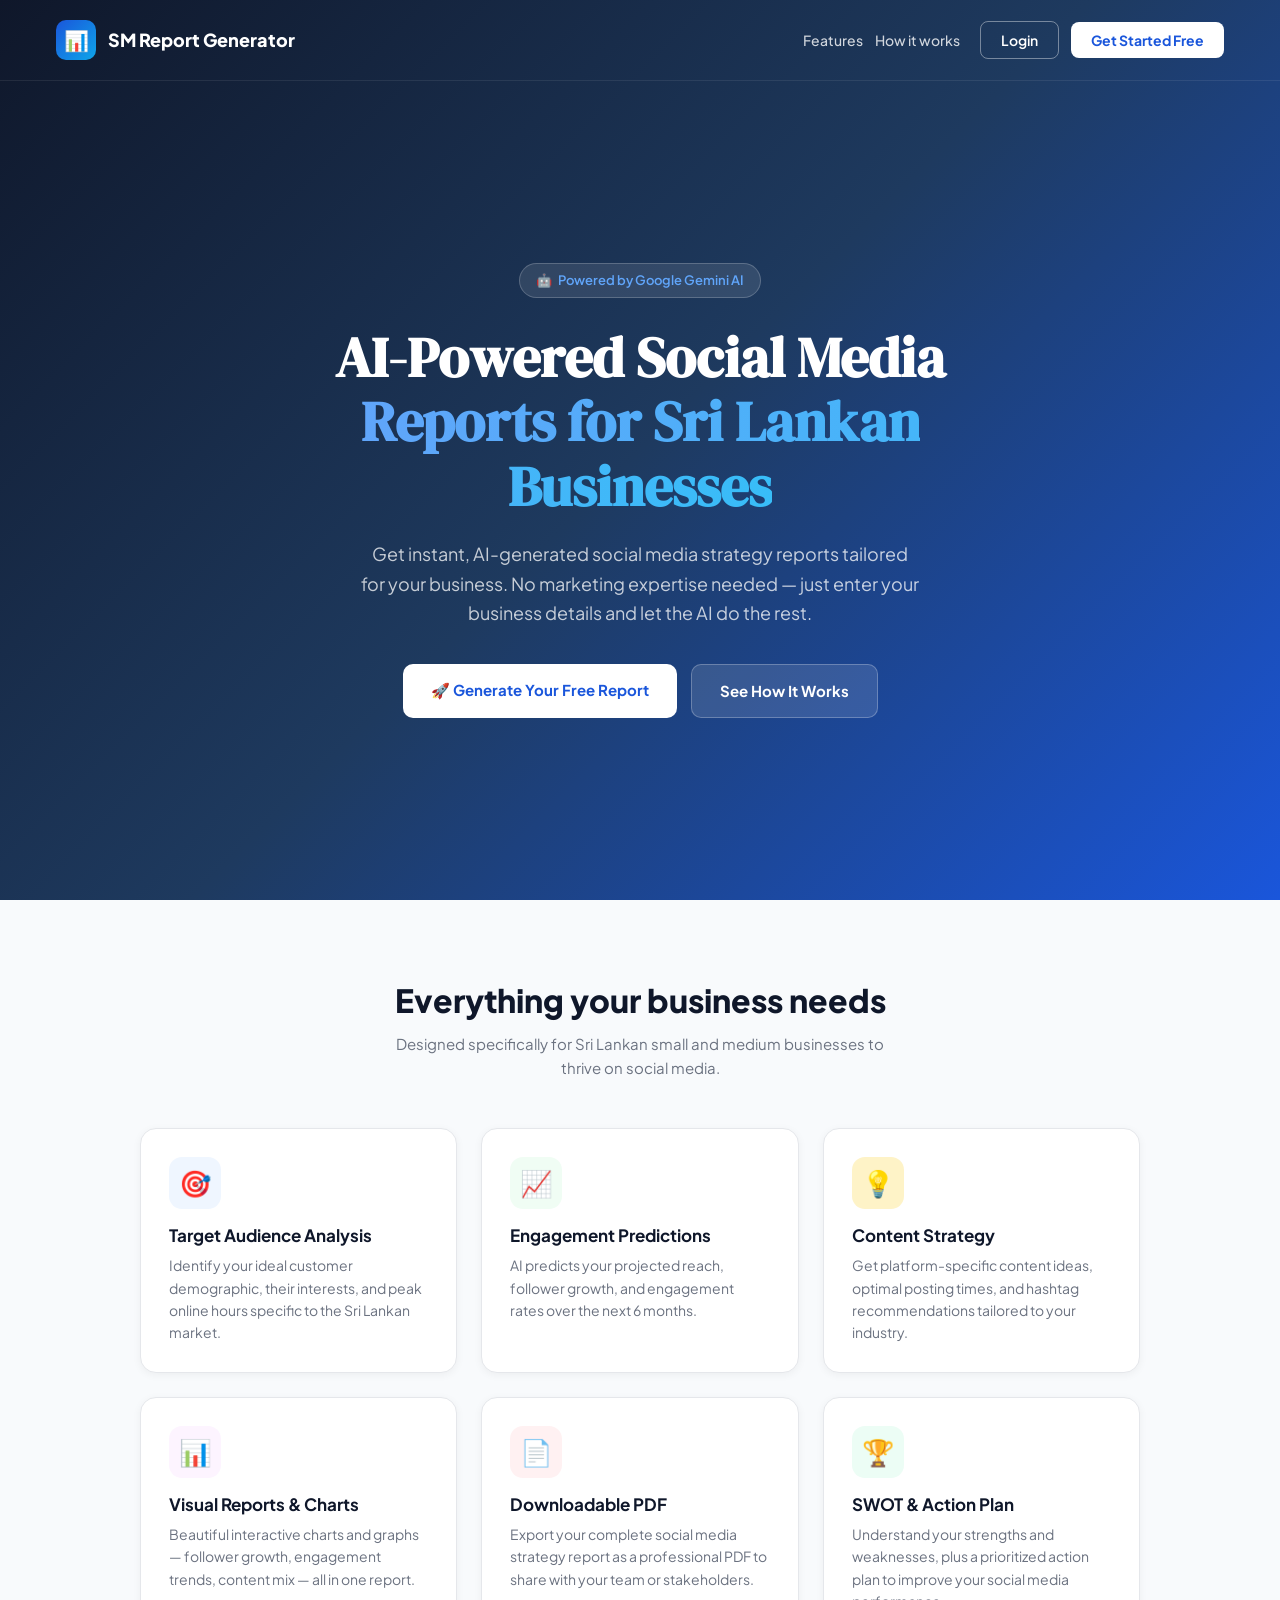
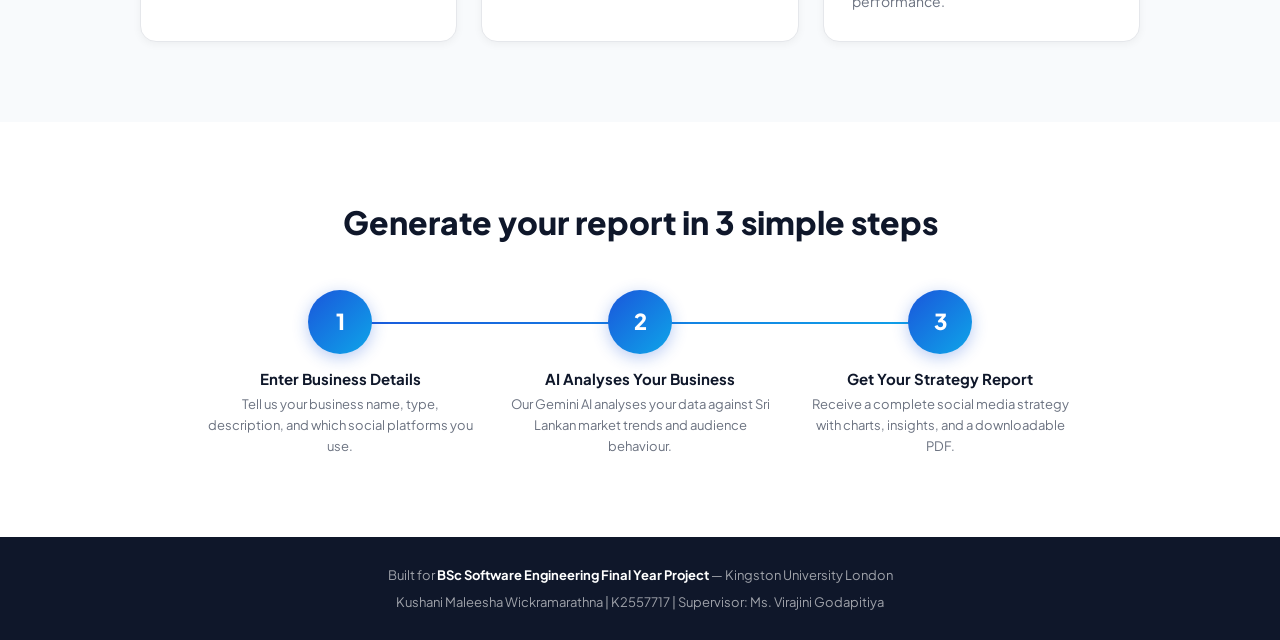
<file: frontend/index.html>
<!DOCTYPE html>
<html lang="en">
<head>
  <meta charset="UTF-8">
  <meta name="viewport" content="width=device-width, initial-scale=1.0">
  <title>SM Report Generator — AI-Based Social Media Analytics for Sri Lankan Businesses</title>
  <link rel="stylesheet" href="css/main.css">
  <style>
    /* ── Landing page specific ── */
    * { box-sizing: border-box; margin: 0; padding: 0; }
    body { font-family: 'Plus Jakarta Sans', sans-serif; }

    .hero {
      background: linear-gradient(135deg, #0f172a 0%, #1e3a5f 50%, #1a56db 100%);
      min-height: 100vh;
      display: flex;
      flex-direction: column;
    }
    .lp-nav {
      display: flex; align-items: center;
      padding: 20px 56px;
      border-bottom: 1px solid rgba(255,255,255,.08);
    }
    .lp-logo {
      display: flex; align-items: center; gap: 12px;
      font-size: 18px; font-weight: 800; color: #fff; text-decoration: none;
    }
    .lp-logo-icon {
      width: 40px; height: 40px;
      background: linear-gradient(135deg, #1a56db, #0ea5e9);
      border-radius: 10px;
      display: flex; align-items: center; justify-content: center;
      font-size: 20px;
    }
    .lp-nav-links {
      margin-left: auto;
      display: flex; gap: 12px; align-items: center;
    }
    .lp-nav-links a { color: rgba(255,255,255,.8); text-decoration: none; font-size: 14px; font-weight: 500; }
    .lp-nav-links a:hover { color: #fff; }

    .hero-content {
      flex: 1;
      display: flex;
      flex-direction: column;
      align-items: center;
      justify-content: center;
      text-align: center;
      padding: 60px 24px;
      color: #fff;
    }
    .hero-badge {
      display: inline-flex; align-items: center; gap: 6px;
      background: rgba(255,255,255,.1);
      border: 1px solid rgba(255,255,255,.2);
      padding: 6px 16px;
      border-radius: 999px;
      font-size: 13px;
      font-weight: 600;
      margin-bottom: 28px;
    }
    .hero-badge span { color: #60a5fa; }
    .hero-title {
      font-size: clamp(32px, 5vw, 56px);
      font-weight: 800;
      line-height: 1.15;
      max-width: 760px;
      margin-bottom: 20px;
      font-family: 'DM Serif Display', serif;
    }
    .hero-title .highlight {
      background: linear-gradient(90deg, #60a5fa, #38bdf8);
      -webkit-background-clip: text;
      -webkit-text-fill-color: transparent;
      background-clip: text;
    }
    .hero-sub {
      font-size: 18px;
      opacity: .75;
      max-width: 560px;
      line-height: 1.65;
      margin-bottom: 36px;
    }
    .hero-cta { display: flex; gap: 14px; flex-wrap: wrap; justify-content: center; }
    .hero-cta a { font-size: 15px; padding: 14px 28px; border-radius: 10px; font-weight: 700; text-decoration: none; transition: all .2s; }
    .cta-primary { background: #fff; color: #1a56db; }
    .cta-primary:hover { background: #eff6ff; transform: translateY(-2px); }
    .cta-secondary { background: rgba(255,255,255,.12); color: #fff; border: 1.5px solid rgba(255,255,255,.25); }
    .cta-secondary:hover { background: rgba(255,255,255,.2); }

    /* Features */
    .features-section {
      background: #f8fafc;
      padding: 80px 56px;
    }
    .features-section h2 {
      text-align: center;
      font-size: 32px;
      font-weight: 800;
      margin-bottom: 12px;
    }
    .features-section .sub {
      text-align: center;
      font-size: 15px;
      color: #6b7280;
      max-width: 520px;
      margin: 0 auto 48px;
    }
    .features-grid {
      display: grid;
      grid-template-columns: repeat(3, 1fr);
      gap: 24px;
      max-width: 1000px;
      margin: 0 auto;
    }
    .feature-card {
      background: #fff;
      border: 1px solid #e5e7eb;
      border-radius: 16px;
      padding: 28px;
      box-shadow: 0 2px 8px rgba(0,0,0,.05);
      transition: transform .2s, box-shadow .2s;
    }
    .feature-card:hover { transform: translateY(-4px); box-shadow: 0 8px 24px rgba(0,0,0,.1); }
    .feature-icon {
      width: 52px; height: 52px;
      border-radius: 13px;
      display: flex; align-items: center; justify-content: center;
      font-size: 26px;
      margin-bottom: 16px;
    }
    .feature-card h3 { font-size: 17px; font-weight: 700; margin-bottom: 8px; }
    .feature-card p  { font-size: 14px; color: #6b7280; line-height: 1.6; }

    /* How it works */
    .how-section { padding: 80px 56px; background: #fff; }
    .how-section h2 { text-align: center; font-size: 32px; font-weight: 800; margin-bottom: 48px; }
    .how-steps {
      display: flex;
      gap: 0;
      max-width: 900px;
      margin: 0 auto;
      position: relative;
    }
    .how-steps::before {
      content: '';
      position: absolute;
      top: 32px;
      left: 15%;
      width: 70%;
      height: 2px;
      background: linear-gradient(90deg, #1a56db, #0ea5e9);
    }
    .how-step {
      flex: 1;
      text-align: center;
      padding: 0 16px;
      position: relative;
      z-index: 1;
    }
    .how-step-num {
      width: 64px; height: 64px;
      border-radius: 50%;
      background: linear-gradient(135deg, #1a56db, #0ea5e9);
      color: #fff;
      display: flex; align-items: center; justify-content: center;
      font-size: 22px;
      font-weight: 800;
      margin: 0 auto 16px;
      box-shadow: 0 4px 16px rgba(26,86,219,.3);
    }
    .how-step h3 { font-size: 15px; font-weight: 700; margin-bottom: 6px; }
    .how-step p  { font-size: 13px; color: #6b7280; }

    /* Footer */
    footer {
      background: #0f172a;
      color: rgba(255,255,255,.6);
      text-align: center;
      padding: 28px;
      font-size: 13px;
    }
    footer strong { color: #fff; }

    @media(max-width: 768px) {
      .lp-nav { padding: 16px 20px; }
      .features-section, .how-section { padding: 48px 20px; }
      .features-grid { grid-template-columns: 1fr; }
      .how-steps { flex-direction: column; gap: 28px; }
      .how-steps::before { display: none; }
    }
  </style>
</head>
<body>

<div class="hero">
  <nav class="lp-nav">
    <a href="/" class="lp-logo">
      <div class="lp-logo-icon">📊</div>
      SM Report Generator
    </a>
    <div class="lp-nav-links">
      <a href="#features">Features</a>
      <a href="#how">How it works</a>
      <a href="login.html" style="margin-left:8px;">
        <button style="padding:9px 20px;background:transparent;border:1.5px solid rgba(255,255,255,.4);color:#fff;border-radius:8px;font-size:14px;font-weight:600;cursor:pointer;font-family:inherit;">Login</button>
      </a>
      <a href="register.html">
        <button style="padding:9px 20px;background:#fff;border:none;color:#1a56db;border-radius:8px;font-size:14px;font-weight:700;cursor:pointer;font-family:inherit;">Get Started Free</button>
      </a>
    </div>
  </nav>

  <div class="hero-content">
    <div class="hero-badge">
      <span>🤖</span>
      <span>Powered by Google Gemini AI</span>
    </div>
    <h1 class="hero-title">
      AI-Powered Social Media<br>
      <span class="highlight">Reports for Sri Lankan Businesses</span>
    </h1>
    <p class="hero-sub">
      Get instant, AI-generated social media strategy reports tailored for your business.
      No marketing expertise needed — just enter your business details and let the AI do the rest.
    </p>
    <div class="hero-cta">
      <a href="register.html" class="cta-primary">🚀 Generate Your Free Report</a>
      <a href="#how" class="cta-secondary">See How It Works</a>
    </div>
  </div>
</div>

<!-- Features -->
<section class="features-section" id="features">
  <h2>Everything your business needs</h2>
  <p class="sub">Designed specifically for Sri Lankan small and medium businesses to thrive on social media.</p>

  <div class="features-grid">
    <div class="feature-card">
      <div class="feature-icon" style="background:#eff6ff;">🎯</div>
      <h3>Target Audience Analysis</h3>
      <p>Identify your ideal customer demographic, their interests, and peak online hours specific to the Sri Lankan market.</p>
    </div>
    <div class="feature-card">
      <div class="feature-icon" style="background:#f0fdf4;">📈</div>
      <h3>Engagement Predictions</h3>
      <p>AI predicts your projected reach, follower growth, and engagement rates over the next 6 months.</p>
    </div>
    <div class="feature-card">
      <div class="feature-icon" style="background:#fef3c7;">💡</div>
      <h3>Content Strategy</h3>
      <p>Get platform-specific content ideas, optimal posting times, and hashtag recommendations tailored to your industry.</p>
    </div>
    <div class="feature-card">
      <div class="feature-icon" style="background:#fdf4ff;">📊</div>
      <h3>Visual Reports & Charts</h3>
      <p>Beautiful interactive charts and graphs — follower growth, engagement trends, content mix — all in one report.</p>
    </div>
    <div class="feature-card">
      <div class="feature-icon" style="background:#fff1f2;">📄</div>
      <h3>Downloadable PDF</h3>
      <p>Export your complete social media strategy report as a professional PDF to share with your team or stakeholders.</p>
    </div>
    <div class="feature-card">
      <div class="feature-icon" style="background:#ecfdf5;">🏆</div>
      <h3>SWOT & Action Plan</h3>
      <p>Understand your strengths and weaknesses, plus a prioritized action plan to improve your social media performance.</p>
    </div>
  </div>
</section>

<!-- How it works -->
<section class="how-section" id="how">
  <h2>Generate your report in 3 simple steps</h2>
  <div class="how-steps">
    <div class="how-step">
      <div class="how-step-num">1</div>
      <h3>Enter Business Details</h3>
      <p>Tell us your business name, type, description, and which social platforms you use.</p>
    </div>
    <div class="how-step">
      <div class="how-step-num">2</div>
      <h3>AI Analyses Your Business</h3>
      <p>Our Gemini AI analyses your data against Sri Lankan market trends and audience behaviour.</p>
    </div>
    <div class="how-step">
      <div class="how-step-num">3</div>
      <h3>Get Your Strategy Report</h3>
      <p>Receive a complete social media strategy with charts, insights, and a downloadable PDF.</p>
    </div>
  </div>
</section>

<footer>
  <p>Built for <strong>BSc Software Engineering Final Year Project</strong> — Kingston University London</p>
  <p style="margin-top:6px;">Kushani Maleesha Wickramarathna | K2557717 | Supervisor: Ms. Virajini Godapitiya</p>
</footer>

</body>
</html>
</file>
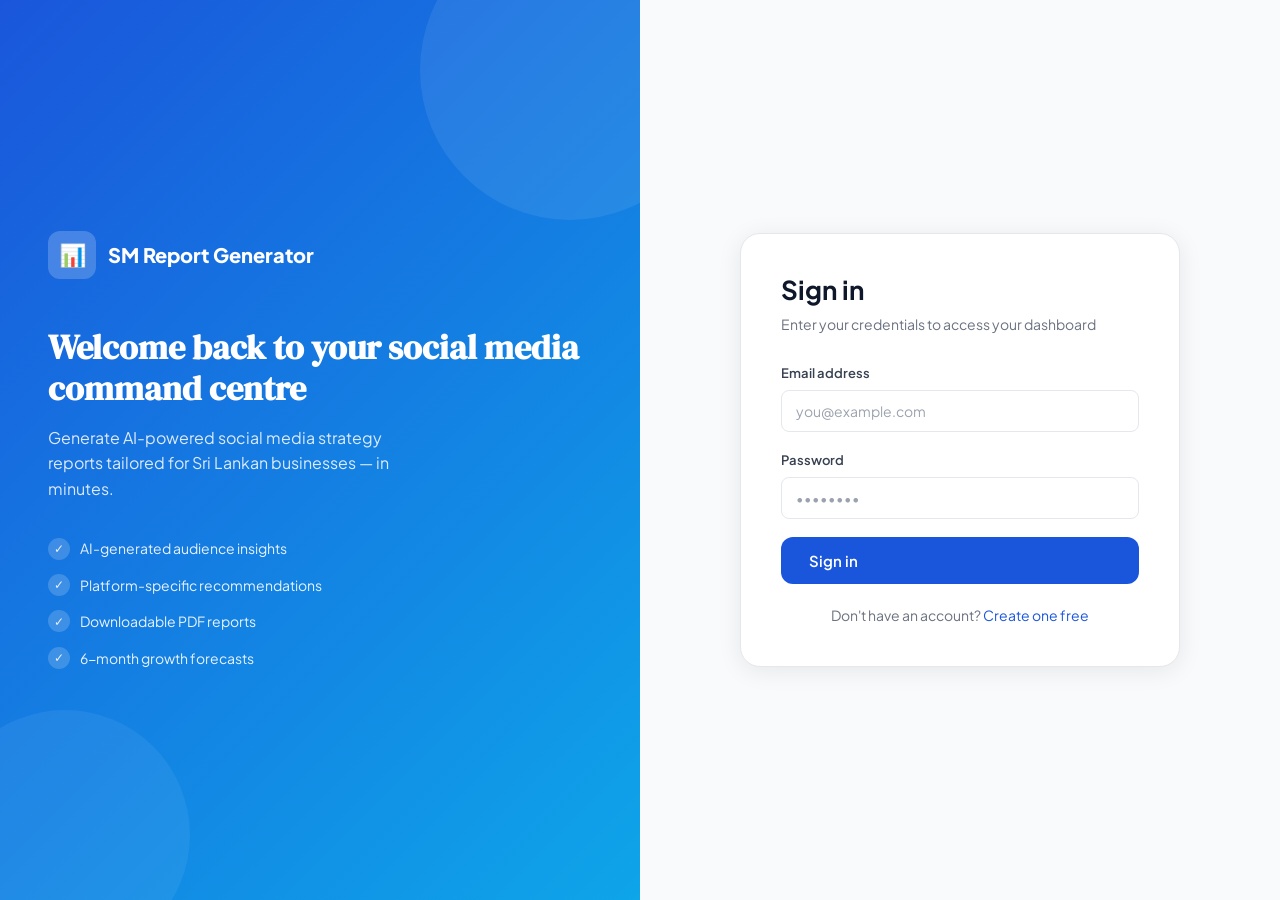
<file: frontend/dashboard.html>
<!DOCTYPE html>
<html lang="en">
<head>
  <meta charset="UTF-8">
  <meta name="viewport" content="width=device-width, initial-scale=1.0">
  <title>Dashboard — SM Report Generator</title>
  <link rel="stylesheet" href="css/main.css">
  <link rel="stylesheet" href="css/dashboard.css">
</head>
<body>

<!-- Navbar -->
<nav class="navbar">
  <a href="dashboard.html" class="navbar-brand">
    <div class="logo-icon">📊</div>
    SM Report Generator
  </a>
  <ul class="navbar-nav">
    <li><span id="navUserName" style="font-size:14px;color:#374151;font-weight:500;"></span></li>
    <li><button class="btn btn-ghost btn-sm" onclick="logout()">Sign out</button></li>
  </ul>
</nav>

<!-- Layout -->
<div class="dash-layout">

  <!-- Sidebar -->
  <aside class="sidebar">
    <div class="sidebar-section">
      <div class="sidebar-label">Menu</div>
      <a href="dashboard.html" class="sidebar-link active">
        <span class="icon">🏠</span> Dashboard
      </a>
      <a href="input.html" class="sidebar-link">
        <span class="icon">➕</span> New Report
      </a>
    </div>
    <div class="sidebar-section" style="margin-top:16px;">
      <div class="sidebar-label">Account</div>
      <a href="#" class="sidebar-link" onclick="logout()">
        <span class="icon">🚪</span> Sign out
      </a>
    </div>
  </aside>

  <!-- Main -->
  <main class="dash-main">

    <!-- Welcome banner -->
    <div class="welcome-banner">
      <h2 id="welcomeMsg">Welcome back! 👋</h2>
      <p>Generate AI-powered social media reports for your Sri Lankan business</p>
    </div>

    <!-- Stats row -->
    <div class="grid-4" style="margin-bottom:28px;" id="statsRow">
      <div class="stat-card">
        <div class="stat-icon" style="background:#eff6ff;">📋</div>
        <div class="stat-value" id="statReports">0</div>
        <div class="stat-label">Total Reports</div>
      </div>
      <div class="stat-card">
        <div class="stat-icon" style="background:#f0fdf4;">🏢</div>
        <div class="stat-value" id="statBusinesses">0</div>
        <div class="stat-label">Businesses Added</div>
      </div>
      <div class="stat-card">
        <div class="stat-icon" style="background:#fef3c7;">🤖</div>
        <div class="stat-value">AI</div>
        <div class="stat-label">Powered by Gemini</div>
      </div>
      <div class="stat-card">
        <div class="stat-icon" style="background:#fdf4ff;">🇱🇰</div>
        <div class="stat-value">SL</div>
        <div class="stat-label">Sri Lanka Focused</div>
      </div>
    </div>

    <!-- Quick action -->
    <div style="display:flex;align-items:center;justify-content:space-between;margin-bottom:16px;">
      <h3 class="section-title">Recent Reports</h3>
      <a href="input.html" class="btn btn-primary btn-sm">➕ New Report</a>
    </div>

    <!-- Reports list -->
    <div id="reportsList">
      <div style="text-align:center;padding:40px;">
        <div class="spinner spinner-dark" style="margin:0 auto;"></div>
        <p style="margin-top:12px;color:#9ca3af;font-size:14px;">Loading reports…</p>
      </div>
    </div>

  </main>
</div>

<div id="toast"></div>

<script src="js/api.js"></script>
<script src="js/dashboard.js"></script>
</body>
</html>
</file>
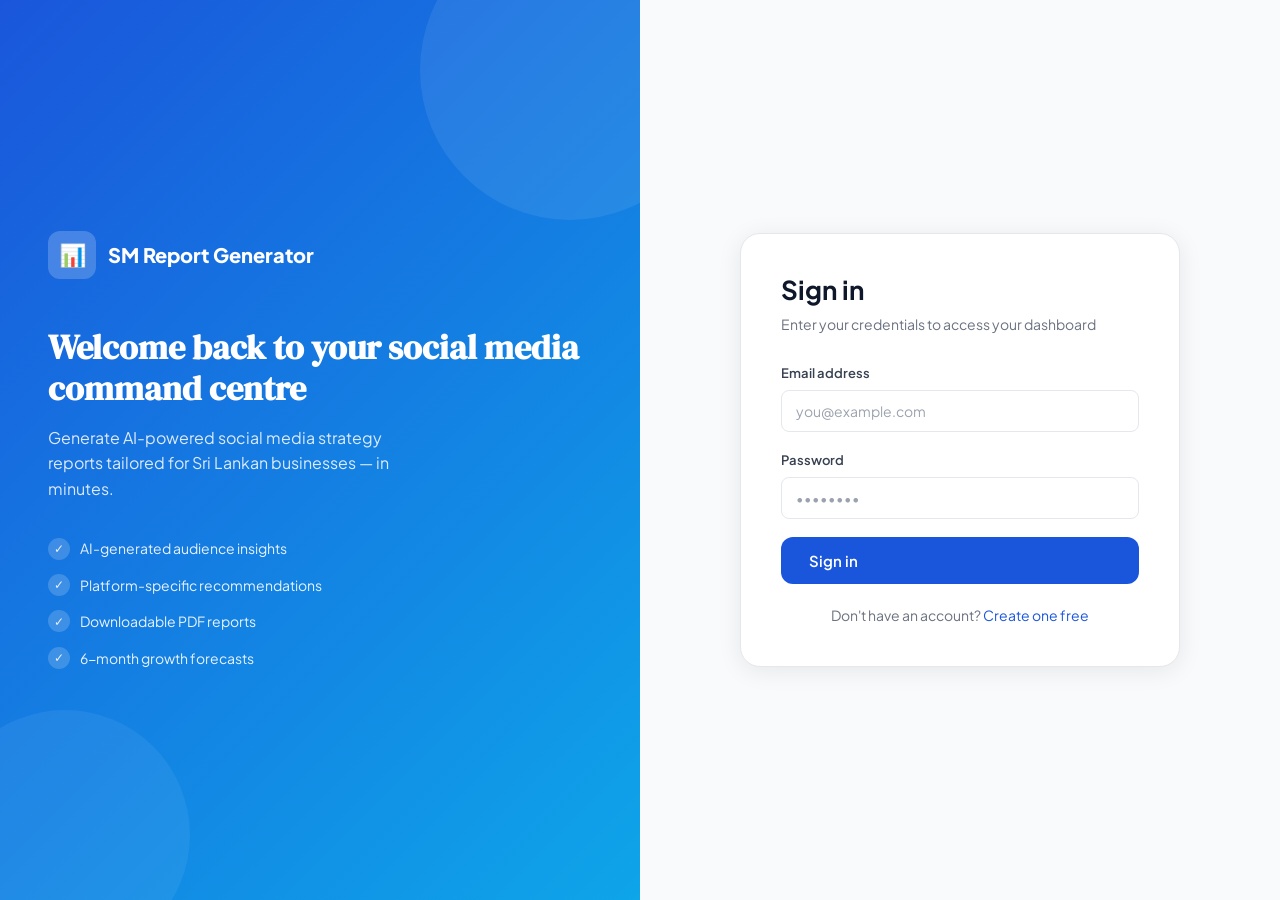
<file: frontend/input.html>
<!DOCTYPE html>
<html lang="en">
<head>
  <meta charset="UTF-8">
  <meta name="viewport" content="width=device-width, initial-scale=1.0">
  <title>New Report — SM Report Generator</title>
  <link rel="stylesheet" href="css/main.css">
  <link rel="stylesheet" href="css/input.css">
</head>
<body>

<!-- Navbar -->
<nav class="navbar">
  <a href="dashboard.html" class="navbar-brand">
    <div class="logo-icon">📊</div>
    SM Report Generator
  </a>
  <ul class="navbar-nav">
    <li><a href="dashboard.html" class="btn btn-ghost btn-sm">← Dashboard</a></li>
  </ul>
</nav>

<div class="input-page">
  <div class="input-container">

    <div class="input-header">
      <div class="step-badge">🤖 AI Report Generator</div>
      <h1>Tell us about your business</h1>
      <p>Fill in the details below and our AI will generate a complete social media strategy report for you</p>
    </div>

    <!-- Step progress -->
    <div class="step-progress">
      <div class="step-item active" id="stepDot1">
        <div class="step-dot">1</div>
        <div class="step-dot-label">Business Info</div>
      </div>
      <div class="step-item" id="stepDot2">
        <div class="step-dot">2</div>
        <div class="step-dot-label">Platforms</div>
      </div>
      <div class="step-item" id="stepDot3">
        <div class="step-dot">3</div>
        <div class="step-dot-label">Details</div>
      </div>
    </div>

    <div id="formAlert" class="alert alert-error hidden"></div>

    <div class="form-card">

      <!-- Step 1: Business Info -->
      <div class="form-section active" id="step1">
        <div class="form-section-title">
          <div class="step-num">1</div>
          Basic Business Information
        </div>

        <div class="form-group">
          <label class="form-label">Business Name *</label>
          <input type="text" id="businessName" class="form-control" placeholder="e.g. Maleesha Fashion Boutique">
        </div>

        <div class="grid-2">
          <div class="form-group">
            <label class="form-label">Business Type / Industry *</label>
            <select id="businessType" class="form-control">
              <option value="">Select industry…</option>
              <option>Retail & Fashion</option>
              <option>Food & Beverage</option>
              <option>Beauty & Wellness</option>
              <option>Technology & IT</option>
              <option>Education & Training</option>
              <option>Healthcare</option>
              <option>Travel & Tourism</option>
              <option>Construction & Real Estate</option>
              <option>Agriculture & Farming</option>
              <option>Manufacturing</option>
              <option>Financial Services</option>
              <option>Automotive</option>
              <option>Entertainment & Events</option>
              <option>NGO / Non-Profit</option>
              <option>Other</option>
            </select>
          </div>
          <div class="form-group">
            <label class="form-label">Target Province</label>
            <select id="targetProvince" class="form-control">
              <option value="">All Sri Lanka</option>
              <option>Western Province</option>
              <option>Central Province</option>
              <option>Southern Province</option>
              <option>Northern Province</option>
              <option>Eastern Province</option>
              <option>North Western Province</option>
              <option>North Central Province</option>
              <option>Uva Province</option>
              <option>Sabaragamuwa Province</option>
            </select>
          </div>
        </div>

        <div class="form-group">
          <label class="form-label">Business Description *</label>
          <textarea id="businessDesc" class="form-control" rows="4"
            placeholder="Describe what your business does, what products/services you offer, and who your typical customers are. The more detail you provide, the better your AI report will be."></textarea>
        </div>

        <div class="form-nav">
          <div></div>
          <button class="btn btn-primary" onclick="goToStep(2)">Next: Choose Platforms →</button>
        </div>
      </div>

      <!-- Step 2: Platforms -->
      <div class="form-section" id="step2">
        <div class="form-section-title">
          <div class="step-num">2</div>
          Social Media Platforms
        </div>
        <p style="font-size:14px;color:#6b7280;margin-bottom:20px;">Select all platforms your business uses or plans to use:</p>

        <div class="platform-grid">
          <div>
            <input type="checkbox" class="platform-option" id="plFacebook" value="Facebook">
            <label for="plFacebook" class="platform-label">
              <span class="platform-icon">📘</span> Facebook
            </label>
          </div>
          <div>
            <input type="checkbox" class="platform-option" id="plInstagram" value="Instagram">
            <label for="plInstagram" class="platform-label">
              <span class="platform-icon">📸</span> Instagram
            </label>
          </div>
          <div>
            <input type="checkbox" class="platform-option" id="plTikTok" value="TikTok">
            <label for="plTikTok" class="platform-label">
              <span class="platform-icon">🎵</span> TikTok
            </label>
          </div>
          <div>
            <input type="checkbox" class="platform-option" id="plYouTube" value="YouTube">
            <label for="plYouTube" class="platform-label">
              <span class="platform-icon">▶️</span> YouTube
            </label>
          </div>
          <div>
            <input type="checkbox" class="platform-option" id="plTwitter" value="Twitter/X">
            <label for="plTwitter" class="platform-label">
              <span class="platform-icon">🐦</span> Twitter / X
            </label>
          </div>
          <div>
            <input type="checkbox" class="platform-option" id="plLinkedIn" value="LinkedIn">
            <label for="plLinkedIn" class="platform-label">
              <span class="platform-icon">💼</span> LinkedIn
            </label>
          </div>
        </div>

        <div class="form-nav">
          <button class="btn btn-ghost" onclick="goToStep(1)">← Back</button>
          <button class="btn btn-primary" onclick="goToStep(3)">Next: More Details →</button>
        </div>
      </div>

      <!-- Step 3: Extra details -->
      <div class="form-section" id="step3">
        <div class="form-section-title">
          <div class="step-num">3</div>
          Current Social Media Status
        </div>
        <p style="font-size:14px;color:#6b7280;margin-bottom:20px;">Help the AI understand your current situation for more accurate predictions:</p>

        <div class="form-group">
          <label class="form-label">Approximate Current Followers (across all platforms)</label>
          <input type="number" id="currentFollowers" class="form-control" placeholder="e.g. 500" min="0">
        </div>

        <div class="form-group">
          <label class="form-label">Business Location (City / District)</label>
          <input type="text" id="bizLocation" class="form-control" placeholder="e.g. Colombo 03, Sri Lanka">
        </div>

        <div style="background:#eff6ff;border:1px solid #bfdbfe;border-radius:10px;padding:16px;margin-bottom:8px;">
          <p style="font-size:13px;color:#1e40af;font-weight:600;margin-bottom:4px;">🤖 AI will generate for you:</p>
          <p style="font-size:13px;color:#1e40af;opacity:.85;">Target audience, content strategy, engagement predictions, posting schedule, SWOT analysis, action plan, and budget recommendations — all tailored for your business.</p>
        </div>

        <div class="form-nav">
          <button class="btn btn-ghost" onclick="goToStep(2)">← Back</button>
          <button class="btn btn-primary btn-lg" id="generateBtn" onclick="submitForm()">
            🤖 Generate AI Report
          </button>
        </div>
      </div>

    </div>
  </div>
</div>

<!-- Generating overlay -->
<div class="generating-overlay hidden" id="genOverlay">
  <div class="generating-box">
    <div class="ai-spinner"></div>
    <h3>Generating Your Report…</h3>
    <p id="genStatus">Analysing your business with Google Gemini AI…</p>
    <p style="font-size:12px;color:#9ca3af;margin-top:12px;">This may take 10–20 seconds</p>
  </div>
</div>

<script src="js/api.js"></script>
<script src="js/input.js"></script>
</body>
</html>
</file>
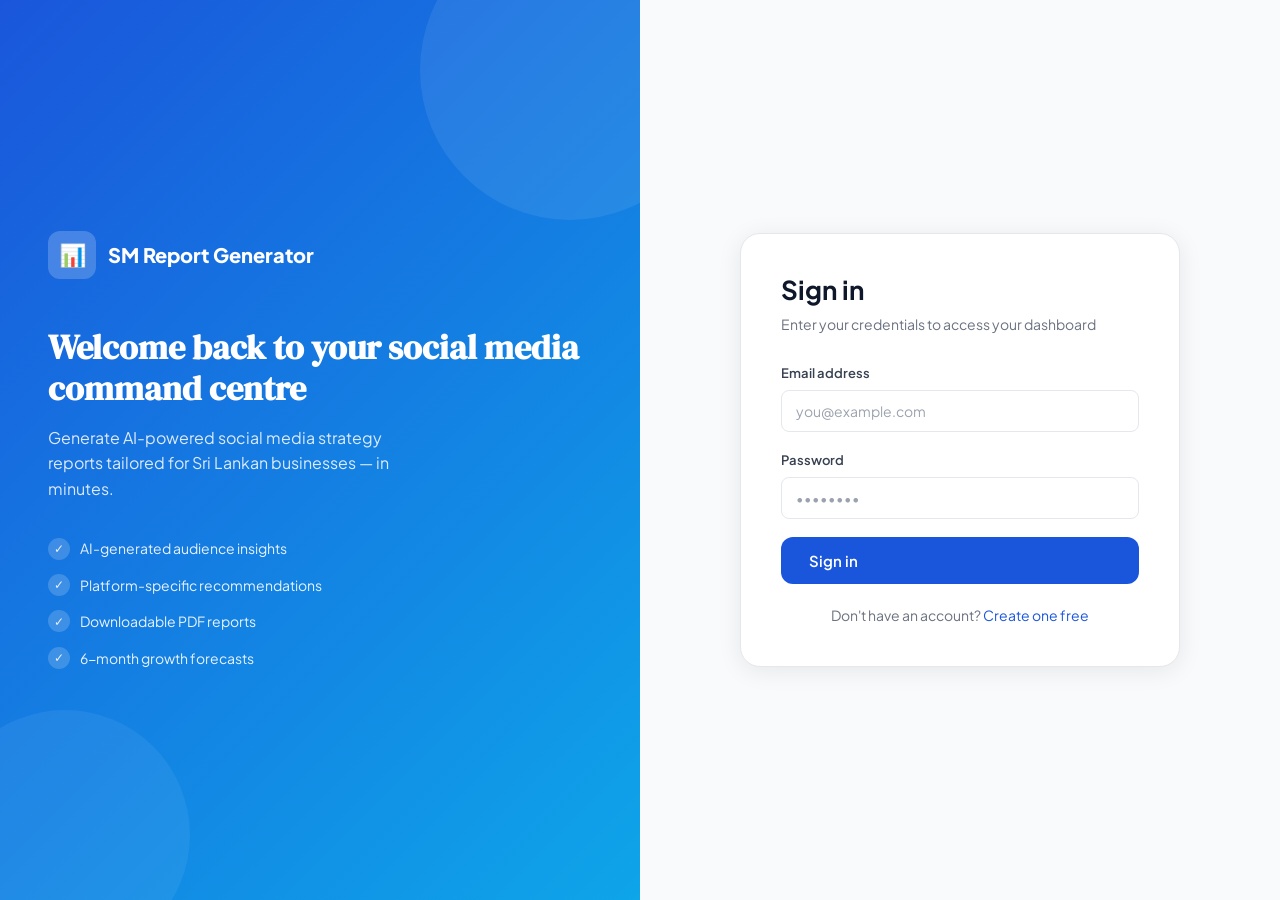
<file: frontend/login.html>
<!DOCTYPE html>
<html lang="en">
<head>
  <meta charset="UTF-8">
  <meta name="viewport" content="width=device-width, initial-scale=1.0">
  <title>Login — SM Report Generator</title>
  <link rel="stylesheet" href="css/main.css">
  <link rel="stylesheet" href="css/auth.css">
</head>
<body>
<div class="auth-page">

  <!-- Left panel -->
  <div class="auth-left">
    <div class="auth-left-content">
      <div class="auth-logo">
        <div class="auth-logo-icon">📊</div>
        <span class="auth-logo-text">SM Report Generator</span>
      </div>
      <h2 class="auth-tagline">Welcome back to your social media command centre</h2>
      <p class="auth-sub">Generate AI-powered social media strategy reports tailored for Sri Lankan businesses — in minutes.</p>
      <ul class="auth-features">
        <li><span class="check">✓</span> AI-generated audience insights</li>
        <li><span class="check">✓</span> Platform-specific recommendations</li>
        <li><span class="check">✓</span> Downloadable PDF reports</li>
        <li><span class="check">✓</span> 6-month growth forecasts</li>
      </ul>
    </div>
  </div>

  <!-- Right panel -->
  <div class="auth-right">
    <div class="auth-box">
      <h1>Sign in</h1>
      <p class="auth-desc">Enter your credentials to access your dashboard</p>

      <div id="loginAlert" class="alert alert-error hidden"></div>

      <div class="form-group">
        <label class="form-label">Email address</label>
        <input type="email" id="loginEmail" class="form-control" placeholder="you@example.com">
      </div>
      <div class="form-group">
        <label class="form-label">Password</label>
        <input type="password" id="loginPassword" class="form-control" placeholder="••••••••">
      </div>

      <button class="btn btn-primary btn-lg" style="width:100%" id="loginBtn" onclick="handleLogin()">
        Sign in
      </button>

      <div class="auth-switch">
        Don't have an account? <a href="register.html">Create one free</a>
      </div>
    </div>
  </div>

</div>

<script src="js/api.js"></script>
<script src="js/auth.js"></script>
<script>
  // Redirect if already logged in
  if (localStorage.getItem('token')) window.location.href = 'dashboard.html';

  async function handleLogin() {
    const btn   = document.getElementById('loginBtn');
    const alert = document.getElementById('loginAlert');
    const email = document.getElementById('loginEmail').value.trim();
    const pass  = document.getElementById('loginPassword').value;

    if (!email || !pass) {
      showAlert(alert, 'Please fill in all fields.');
      return;
    }

    btn.disabled = true;
    btn.innerHTML = '<span class="spinner"></span> Signing in…';

    try {
      const data = await API.post('/api/auth/login', { email, password: pass });
      localStorage.setItem('token', data.token);
      localStorage.setItem('user', JSON.stringify(data.user));
      window.location.href = 'dashboard.html';
    } catch (e) {
      showAlert(alert, e.message || 'Invalid email or password.');
      btn.disabled = false;
      btn.innerHTML = 'Sign in';
    }
  }

  function showAlert(el, msg) {
    el.textContent = msg;
    el.classList.remove('hidden');
  }

  // Enter key support
  document.addEventListener('keydown', e => { if (e.key === 'Enter') handleLogin(); });
</script>
</body>
</html>
</file>
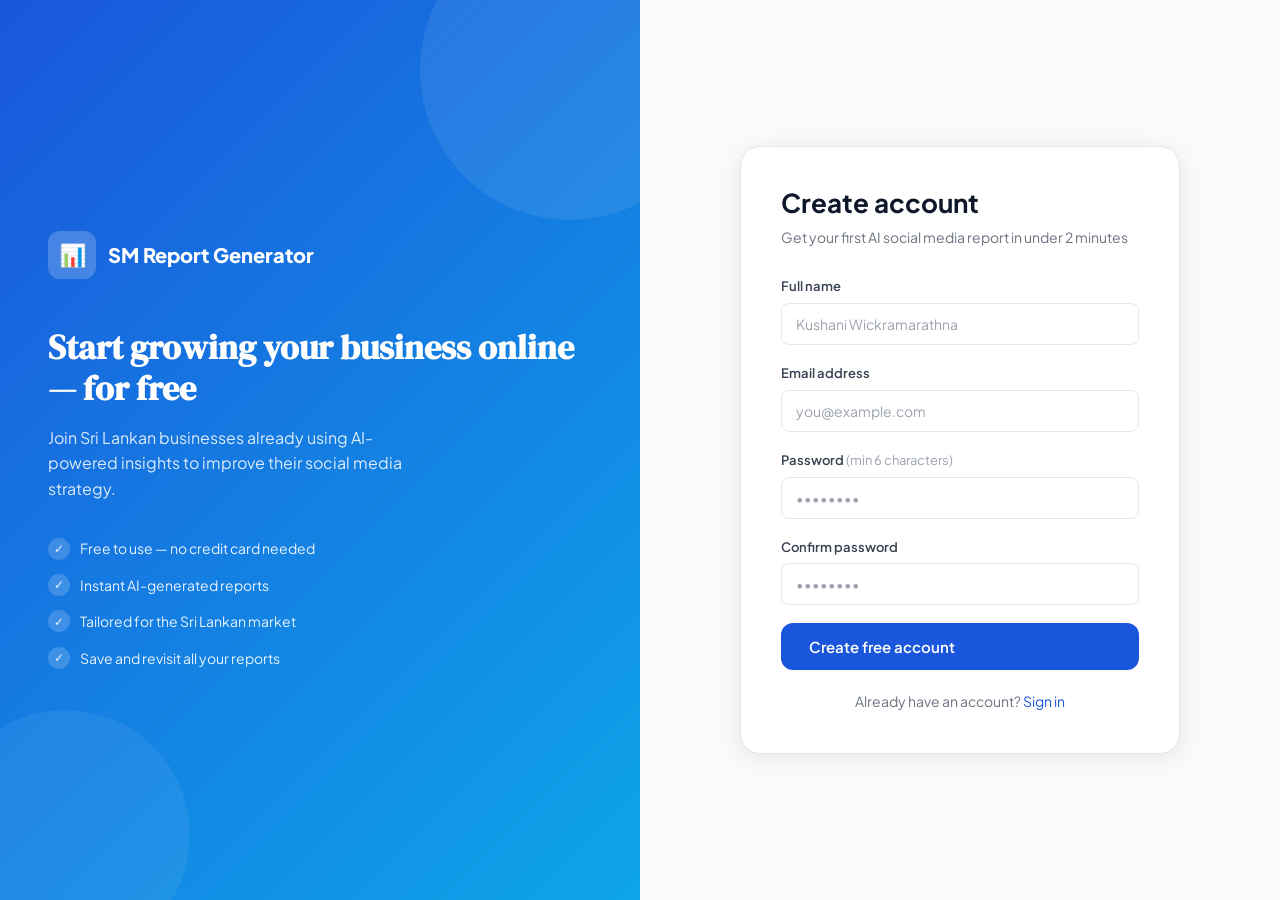
<file: frontend/register.html>
<!DOCTYPE html>
<html lang="en">
<head>
  <meta charset="UTF-8">
  <meta name="viewport" content="width=device-width, initial-scale=1.0">
  <title>Register — SM Report Generator</title>
  <link rel="stylesheet" href="css/main.css">
  <link rel="stylesheet" href="css/auth.css">
</head>
<body>
<div class="auth-page">

  <!-- Left panel -->
  <div class="auth-left">
    <div class="auth-left-content">
      <div class="auth-logo">
        <div class="auth-logo-icon">📊</div>
        <span class="auth-logo-text">SM Report Generator</span>
      </div>
      <h2 class="auth-tagline">Start growing your business online — for free</h2>
      <p class="auth-sub">Join Sri Lankan businesses already using AI-powered insights to improve their social media strategy.</p>
      <ul class="auth-features">
        <li><span class="check">✓</span> Free to use — no credit card needed</li>
        <li><span class="check">✓</span> Instant AI-generated reports</li>
        <li><span class="check">✓</span> Tailored for the Sri Lankan market</li>
        <li><span class="check">✓</span> Save and revisit all your reports</li>
      </ul>
    </div>
  </div>

  <!-- Right panel -->
  <div class="auth-right">
    <div class="auth-box">
      <h1>Create account</h1>
      <p class="auth-desc">Get your first AI social media report in under 2 minutes</p>

      <div id="regAlert" class="alert alert-error hidden"></div>
      <div id="regSuccess" class="alert alert-success hidden"></div>

      <div class="form-group">
        <label class="form-label">Full name</label>
        <input type="text" id="regName" class="form-control" placeholder="Kushani Wickramarathna">
      </div>
      <div class="form-group">
        <label class="form-label">Email address</label>
        <input type="email" id="regEmail" class="form-control" placeholder="you@example.com">
      </div>
      <div class="form-group">
        <label class="form-label">Password <span style="color:#9ca3af;font-weight:400">(min 6 characters)</span></label>
        <input type="password" id="regPassword" class="form-control" placeholder="••••••••">
      </div>
      <div class="form-group">
        <label class="form-label">Confirm password</label>
        <input type="password" id="regConfirm" class="form-control" placeholder="••••••••">
      </div>

      <button class="btn btn-primary btn-lg" style="width:100%" id="regBtn" onclick="handleRegister()">
        Create free account
      </button>

      <div class="auth-switch">
        Already have an account? <a href="login.html">Sign in</a>
      </div>
    </div>
  </div>

</div>

<script src="js/api.js"></script>
<script>
  if (localStorage.getItem('token')) window.location.href = 'dashboard.html';

  async function handleRegister() {
    const btn      = document.getElementById('regBtn');
    const errAlert = document.getElementById('regAlert');
    const okAlert  = document.getElementById('regSuccess');
    errAlert.classList.add('hidden');
    okAlert.classList.add('hidden');

    const name  = document.getElementById('regName').value.trim();
    const email = document.getElementById('regEmail').value.trim().toLowerCase();
    const pass  = document.getElementById('regPassword').value;
    const conf  = document.getElementById('regConfirm').value;

    if (!name || !email || !pass || !conf) {
      showErr('Please fill in all fields.'); return;
    }
    if (pass !== conf) {
      showErr('Passwords do not match.'); return;
    }
    if (pass.length < 6) {
      showErr('Password must be at least 6 characters.'); return;
    }

    btn.disabled = true;
    btn.innerHTML = '<span class="spinner"></span> Creating account…';

    try {
      const data = await API.post('/api/auth/register', { full_name: name, email, password: pass });
      localStorage.setItem('token', data.token);
      localStorage.setItem('user', JSON.stringify(data.user));
      okAlert.textContent = 'Account created! Redirecting…';
      okAlert.classList.remove('hidden');
      setTimeout(() => window.location.href = 'dashboard.html', 800);
    } catch (e) {
      showErr(e.message || 'Registration failed. Please try again.');
      btn.disabled = false;
      btn.innerHTML = 'Create free account';
    }
  }

  function showErr(msg) {
    const el = document.getElementById('regAlert');
    el.textContent = msg;
    el.classList.remove('hidden');
  }

  document.addEventListener('keydown', e => { if (e.key === 'Enter') handleRegister(); });
</script>
</body>
</html>
</file>
<file: frontend/css/main.css>
/* ─────────────────────────────────────────────
   main.css — Global Styles
   AI Social Media Report Generator
   ───────────────────────────────────────────── */

@import url('https://fonts.googleapis.com/css2?family=Plus+Jakarta+Sans:wght@300;400;500;600;700;800&family=DM+Serif+Display:ital@0;1&display=swap');

:root {
  --primary:       #1a56db;
  --primary-dark:  #1344b5;
  --primary-light: #e8f0fe;
  --accent:        #0ea5e9;
  --success:       #10b981;
  --warning:       #f59e0b;
  --danger:        #ef4444;
  --text-dark:     #0f172a;
  --text-mid:      #374151;
  --text-muted:    #6b7280;
  --border:        #e5e7eb;
  --bg:            #f8fafc;
  --white:         #ffffff;
  --card-shadow:   0 1px 3px rgba(0,0,0,.08), 0 8px 24px rgba(0,0,0,.06);
  --radius:        12px;
  --radius-sm:     8px;
  --radius-lg:     18px;
}

*, *::before, *::after { box-sizing: border-box; margin: 0; padding: 0; }

html { scroll-behavior: smooth; }

body {
  font-family: 'Plus Jakarta Sans', sans-serif;
  background: var(--bg);
  color: var(--text-dark);
  line-height: 1.6;
  -webkit-font-smoothing: antialiased;
}

a { color: var(--primary); text-decoration: none; }
a:hover { text-decoration: underline; }

h1,h2,h3,h4,h5 { line-height: 1.25; font-weight: 700; }

img { max-width: 100%; }

/* ── Buttons ──────────────────────────────── */
.btn {
  display: inline-flex;
  align-items: center;
  gap: 8px;
  padding: 10px 20px;
  border-radius: var(--radius-sm);
  font-size: 14px;
  font-weight: 600;
  font-family: inherit;
  cursor: pointer;
  border: none;
  transition: all .18s ease;
  white-space: nowrap;
  text-decoration: none;
}
.btn:hover { transform: translateY(-1px); }
.btn:active { transform: translateY(0); }

.btn-primary   { background: var(--primary); color: #fff; }
.btn-primary:hover { background: var(--primary-dark); box-shadow: 0 4px 14px rgba(26,86,219,.35); }

.btn-outline   { background: transparent; color: var(--primary); border: 1.5px solid var(--primary); }
.btn-outline:hover { background: var(--primary-light); }

.btn-ghost     { background: transparent; color: var(--text-mid); border: 1.5px solid var(--border); }
.btn-ghost:hover { background: #f1f5f9; }

.btn-danger    { background: var(--danger); color: #fff; }
.btn-success   { background: var(--success); color: #fff; }

.btn-lg { padding: 14px 28px; font-size: 15px; border-radius: var(--radius); }
.btn-sm { padding: 7px 14px; font-size: 13px; }

.btn:disabled { opacity: .55; cursor: not-allowed; transform: none; }

/* ── Cards ────────────────────────────────── */
.card {
  background: var(--white);
  border-radius: var(--radius-lg);
  box-shadow: var(--card-shadow);
  border: 1px solid var(--border);
}
.card-body { padding: 24px; }
.card-header { padding: 20px 24px 0; }

/* ── Form elements ────────────────────────── */
.form-group { margin-bottom: 18px; }
.form-label { display: block; font-size: 13px; font-weight: 600; color: var(--text-mid); margin-bottom: 6px; }
.form-control {
  width: 100%;
  padding: 11px 14px;
  border: 1.5px solid var(--border);
  border-radius: var(--radius-sm);
  font-size: 14px;
  font-family: inherit;
  color: var(--text-dark);
  background: var(--white);
  transition: border-color .2s, box-shadow .2s;
  outline: none;
}
.form-control:focus { border-color: var(--primary); box-shadow: 0 0 0 3px rgba(26,86,219,.12); }
.form-control::placeholder { color: #9ca3af; }
textarea.form-control { resize: vertical; min-height: 90px; }

/* ── Badges ───────────────────────────────── */
.badge {
  display: inline-flex;
  align-items: center;
  gap: 5px;
  padding: 3px 10px;
  border-radius: 999px;
  font-size: 12px;
  font-weight: 600;
}
.badge-blue   { background: #dbeafe; color: #1e40af; }
.badge-green  { background: #d1fae5; color: #065f46; }
.badge-orange { background: #fef3c7; color: #92400e; }
.badge-red    { background: #fee2e2; color: #991b1b; }
.badge-gray   { background: #f3f4f6; color: #374151; }

/* ── Alert ────────────────────────────────── */
.alert {
  padding: 12px 16px;
  border-radius: var(--radius-sm);
  font-size: 14px;
  display: flex;
  align-items: center;
  gap: 10px;
  margin-bottom: 16px;
}
.alert-error   { background: #fef2f2; color: #991b1b; border: 1px solid #fecaca; }
.alert-success { background: #f0fdf4; color: #166534; border: 1px solid #bbf7d0; }
.alert-info    { background: #eff6ff; color: #1e40af; border: 1px solid #bfdbfe; }

/* ── Loading spinner ──────────────────────── */
.spinner {
  width: 20px; height: 20px;
  border: 2.5px solid rgba(255,255,255,.3);
  border-top-color: #fff;
  border-radius: 50%;
  animation: spin .7s linear infinite;
  display: inline-block;
}
.spinner-dark {
  border-color: rgba(26,86,219,.2);
  border-top-color: var(--primary);
}
@keyframes spin { to { transform: rotate(360deg); } }

/* ── Navbar ───────────────────────────────── */
.navbar {
  height: 64px;
  background: var(--white);
  border-bottom: 1px solid var(--border);
  display: flex;
  align-items: center;
  padding: 0 28px;
  position: sticky;
  top: 0;
  z-index: 100;
  box-shadow: 0 1px 3px rgba(0,0,0,.05);
}
.navbar-brand {
  display: flex;
  align-items: center;
  gap: 10px;
  font-size: 17px;
  font-weight: 800;
  color: var(--text-dark);
  text-decoration: none;
}
.navbar-brand .logo-icon {
  width: 36px; height: 36px;
  background: linear-gradient(135deg, var(--primary), var(--accent));
  border-radius: 9px;
  display: flex; align-items: center; justify-content: center;
  color: #fff; font-size: 18px;
}
.navbar-nav {
  margin-left: auto;
  display: flex;
  align-items: center;
  gap: 8px;
  list-style: none;
}

/* ── Page wrapper ─────────────────────────── */
.page-container {
  max-width: 1100px;
  margin: 0 auto;
  padding: 32px 24px;
}

/* ── Score circle ─────────────────────────── */
.score-circle {
  width: 90px; height: 90px;
  border-radius: 50%;
  display: flex; flex-direction: column;
  align-items: center; justify-content: center;
  font-weight: 800;
  font-size: 26px;
  color: var(--primary);
  background: conic-gradient(var(--primary) 0%, var(--primary-light) 0%);
  position: relative;
}

/* ── Platform pill ────────────────────────── */
.platform-pill {
  display: inline-flex;
  align-items: center;
  gap: 6px;
  padding: 5px 13px;
  border-radius: 999px;
  font-size: 13px;
  font-weight: 600;
  border: 1.5px solid var(--border);
  background: var(--white);
}

/* ── Progress bar ─────────────────────────── */
.progress-bar-wrap {
  background: #e5e7eb;
  border-radius: 999px;
  overflow: hidden;
  height: 8px;
}
.progress-bar-fill {
  height: 100%;
  border-radius: 999px;
  background: linear-gradient(90deg, var(--primary), var(--accent));
  transition: width .8s ease;
}

/* ── Toast ────────────────────────────────── */
#toast {
  position: fixed;
  bottom: 28px; right: 28px;
  z-index: 9999;
  display: flex; flex-direction: column; gap: 10px;
}
.toast-item {
  padding: 12px 18px;
  border-radius: var(--radius-sm);
  background: var(--text-dark);
  color: #fff;
  font-size: 14px;
  font-weight: 500;
  box-shadow: 0 4px 16px rgba(0,0,0,.2);
  animation: slideIn .25s ease;
  display: flex; align-items: center; gap: 8px;
}
.toast-item.success { background: var(--success); }
.toast-item.error   { background: var(--danger); }
@keyframes slideIn { from { opacity:0; transform:translateX(30px); } }

/* ── Grid helpers ─────────────────────────── */
.grid-2 { display: grid; grid-template-columns: 1fr 1fr; gap: 20px; }
.grid-3 { display: grid; grid-template-columns: repeat(3,1fr); gap: 20px; }
.grid-4 { display: grid; grid-template-columns: repeat(4,1fr); gap: 20px; }

@media(max-width:900px) {
  .grid-3, .grid-4 { grid-template-columns: 1fr 1fr; }
}
@media(max-width:600px) {
  .grid-2, .grid-3, .grid-4 { grid-template-columns: 1fr; }
  .page-container { padding: 20px 16px; }
}

/* ── Section title ────────────────────────── */
.section-title {
  font-size: 18px;
  font-weight: 700;
  margin-bottom: 16px;
  display: flex;
  align-items: center;
  gap: 8px;
}
.section-title::before {
  content: '';
  width: 4px; height: 20px;
  background: var(--primary);
  border-radius: 2px;
}

/* ── Divider ──────────────────────────────── */
.divider { border: none; border-top: 1px solid var(--border); margin: 24px 0; }

/* ── Table ────────────────────────────────── */
.table-wrap { overflow-x: auto; border-radius: var(--radius); border: 1px solid var(--border); }
table { width: 100%; border-collapse: collapse; font-size: 14px; }
th { background: #f8fafc; padding: 11px 16px; text-align: left; font-weight: 600; color: var(--text-mid); font-size: 12px; text-transform: uppercase; letter-spacing: .05em; border-bottom: 1px solid var(--border); }
td { padding: 12px 16px; border-bottom: 1px solid #f1f5f9; color: var(--text-dark); }
tr:last-child td { border-bottom: none; }
tr:hover td { background: #f9fafb; }

/* ── Hidden ───────────────────────────────── */
.hidden { display: none !important; }
</file>
<file: frontend/css/dashboard.css>
/* dashboard.css */
.dash-layout {
  display: grid;
  grid-template-columns: 240px 1fr;
  min-height: calc(100vh - 64px);
}

/* Sidebar */
.sidebar {
  background: var(--white);
  border-right: 1px solid var(--border);
  padding: 24px 0;
  position: sticky;
  top: 64px;
  height: calc(100vh - 64px);
  overflow-y: auto;
}
.sidebar-section {
  padding: 0 12px;
  margin-bottom: 8px;
}
.sidebar-label {
  font-size: 11px;
  font-weight: 700;
  text-transform: uppercase;
  letter-spacing: .08em;
  color: var(--text-muted);
  padding: 0 12px;
  margin-bottom: 6px;
}
.sidebar-link {
  display: flex;
  align-items: center;
  gap: 10px;
  padding: 10px 12px;
  border-radius: var(--radius-sm);
  font-size: 14px;
  font-weight: 500;
  color: var(--text-mid);
  text-decoration: none;
  transition: all .15s;
}
.sidebar-link:hover { background: #f1f5f9; color: var(--primary); text-decoration: none; }
.sidebar-link.active { background: var(--primary-light); color: var(--primary); font-weight: 600; }
.sidebar-link .icon { width: 18px; text-align: center; }

/* Main content */
.dash-main { padding: 32px; background: var(--bg); }

/* Welcome banner */
.welcome-banner {
  background: linear-gradient(135deg, var(--primary) 0%, var(--accent) 100%);
  border-radius: var(--radius-lg);
  padding: 28px 32px;
  color: #fff;
  margin-bottom: 28px;
  position: relative;
  overflow: hidden;
}
.welcome-banner::after {
  content: '📊';
  position: absolute;
  right: 32px; top: 50%;
  transform: translateY(-50%);
  font-size: 72px;
  opacity: .15;
}
.welcome-banner h2 { font-size: 22px; font-weight: 800; margin-bottom: 4px; }
.welcome-banner p  { font-size: 14px; opacity: .85; }

/* Stats row */
.stat-card {
  background: var(--white);
  border-radius: var(--radius);
  padding: 20px;
  border: 1px solid var(--border);
  box-shadow: var(--card-shadow);
}
.stat-card .stat-icon {
  width: 42px; height: 42px;
  border-radius: 10px;
  display: flex; align-items: center; justify-content: center;
  font-size: 20px;
  margin-bottom: 12px;
}
.stat-card .stat-value { font-size: 28px; font-weight: 800; }
.stat-card .stat-label { font-size: 13px; color: var(--text-muted); margin-top: 2px; }

/* Report cards */
.report-card {
  background: var(--white);
  border: 1px solid var(--border);
  border-radius: var(--radius);
  padding: 18px 20px;
  display: flex;
  align-items: center;
  gap: 16px;
  transition: box-shadow .2s, transform .2s;
  cursor: pointer;
}
.report-card:hover { box-shadow: 0 4px 16px rgba(0,0,0,.1); transform: translateY(-2px); }
.report-card .report-icon {
  width: 44px; height: 44px;
  background: var(--primary-light);
  border-radius: 10px;
  display: flex; align-items: center; justify-content: center;
  font-size: 20px;
  flex-shrink: 0;
}
.report-card .report-info { flex: 1; min-width: 0; }
.report-card .report-title { font-size: 14px; font-weight: 600; color: var(--text-dark); white-space: nowrap; overflow: hidden; text-overflow: ellipsis; }
.report-card .report-meta  { font-size: 12px; color: var(--text-muted); margin-top: 2px; }

/* Empty state */
.empty-state {
  text-align: center;
  padding: 60px 20px;
  color: var(--text-muted);
}
.empty-state .empty-icon { font-size: 52px; margin-bottom: 16px; }
.empty-state h3 { font-size: 18px; color: var(--text-dark); margin-bottom: 8px; }
.empty-state p  { font-size: 14px; max-width: 320px; margin: 0 auto 20px; }

@media(max-width: 768px) {
  .dash-layout { grid-template-columns: 1fr; }
  .sidebar { display: none; }
  .dash-main { padding: 20px 16px; }
}
</file>
<file: frontend/css/input.css>
/* input.css */
.input-page { background: var(--bg); min-height: calc(100vh - 64px); }

.input-container {
  max-width: 760px;
  margin: 0 auto;
  padding: 36px 24px;
}

.input-header {
  text-align: center;
  margin-bottom: 36px;
}
.input-header .step-badge {
  display: inline-flex;
  align-items: center;
  gap: 6px;
  background: var(--primary-light);
  color: var(--primary);
  padding: 5px 14px;
  border-radius: 999px;
  font-size: 12px;
  font-weight: 700;
  margin-bottom: 14px;
}
.input-header h1 { font-size: 28px; margin-bottom: 8px; }
.input-header p  { color: var(--text-muted); font-size: 15px; }

/* Progress steps */
.step-progress {
  display: flex;
  align-items: center;
  gap: 0;
  margin-bottom: 36px;
}
.step-item {
  display: flex;
  flex-direction: column;
  align-items: center;
  flex: 1;
  position: relative;
}
.step-item + .step-item::before {
  content: '';
  position: absolute;
  left: -50%;
  top: 16px;
  width: 100%;
  height: 2px;
  background: var(--border);
  z-index: 0;
}
.step-item.done + .step-item::before { background: var(--primary); }
.step-dot {
  width: 32px; height: 32px;
  border-radius: 50%;
  background: var(--border);
  color: var(--text-muted);
  display: flex; align-items: center; justify-content: center;
  font-size: 13px;
  font-weight: 700;
  position: relative;
  z-index: 1;
}
.step-item.active .step-dot { background: var(--primary); color: #fff; }
.step-item.done .step-dot   { background: var(--success); color: #fff; }
.step-dot-label { font-size: 11px; margin-top: 6px; color: var(--text-muted); font-weight: 500; }
.step-item.active .step-dot-label { color: var(--primary); font-weight: 700; }

/* Form card */
.form-card {
  background: var(--white);
  border-radius: var(--radius-lg);
  padding: 32px;
  box-shadow: var(--card-shadow);
  border: 1px solid var(--border);
}
.form-section {
  display: none;
}
.form-section.active { display: block; }
.form-section-title {
  font-size: 17px;
  font-weight: 700;
  margin-bottom: 20px;
  padding-bottom: 14px;
  border-bottom: 1px solid var(--border);
  display: flex;
  align-items: center;
  gap: 8px;
}
.form-section-title .step-num {
  width: 28px; height: 28px;
  background: var(--primary);
  color: #fff;
  border-radius: 50%;
  display: flex; align-items: center; justify-content: center;
  font-size: 13px;
  font-weight: 700;
  flex-shrink: 0;
}

/* Platform checkboxes */
.platform-grid {
  display: grid;
  grid-template-columns: repeat(3, 1fr);
  gap: 10px;
}
.platform-option { display: none; }
.platform-label {
  display: flex;
  align-items: center;
  gap: 8px;
  padding: 11px 14px;
  border: 1.5px solid var(--border);
  border-radius: var(--radius-sm);
  cursor: pointer;
  transition: all .15s;
  font-size: 14px;
  font-weight: 500;
}
.platform-label:hover { border-color: var(--primary); background: var(--primary-light); }
.platform-option:checked + .platform-label {
  border-color: var(--primary);
  background: var(--primary-light);
  color: var(--primary);
}
.platform-icon { font-size: 18px; }

/* Nav buttons */
.form-nav {
  display: flex;
  justify-content: space-between;
  align-items: center;
  margin-top: 28px;
  padding-top: 20px;
  border-top: 1px solid var(--border);
}

/* Generating overlay */
.generating-overlay {
  position: fixed;
  inset: 0;
  background: rgba(0,0,0,.55);
  display: flex;
  align-items: center;
  justify-content: center;
  z-index: 9000;
}
.generating-box {
  background: var(--white);
  border-radius: var(--radius-lg);
  padding: 48px 56px;
  text-align: center;
  max-width: 400px;
}
.ai-spinner {
  width: 64px; height: 64px;
  border: 4px solid #e5e7eb;
  border-top-color: var(--primary);
  border-right-color: var(--accent);
  border-radius: 50%;
  animation: spin 1s linear infinite;
  margin: 0 auto 20px;
}
.generating-box h3 { font-size: 20px; margin-bottom: 8px; }
.generating-box p  { font-size: 14px; color: var(--text-muted); }

@media(max-width: 600px) {
  .platform-grid { grid-template-columns: 1fr 1fr; }
  .form-card { padding: 20px; }
}
</file>
<file: frontend/css/auth.css>
/* auth.css */
.auth-page {
  min-height: 100vh;
  display: grid;
  grid-template-columns: 1fr 1fr;
}

.auth-left {
  background: linear-gradient(135deg, #1a56db 0%, #0ea5e9 100%);
  padding: 60px 48px;
  display: flex;
  flex-direction: column;
  justify-content: center;
  color: #fff;
  position: relative;
  overflow: hidden;
}
.auth-left::before {
  content: '';
  position: absolute;
  top: -80px; right: -80px;
  width: 300px; height: 300px;
  background: rgba(255,255,255,.08);
  border-radius: 50%;
}
.auth-left::after {
  content: '';
  position: absolute;
  bottom: -60px; left: -60px;
  width: 250px; height: 250px;
  background: rgba(255,255,255,.06);
  border-radius: 50%;
}
.auth-left-content { position: relative; z-index: 1; }
.auth-logo {
  display: flex;
  align-items: center;
  gap: 12px;
  margin-bottom: 48px;
}
.auth-logo-icon {
  width: 48px; height: 48px;
  background: rgba(255,255,255,.2);
  border-radius: 12px;
  display: flex; align-items: center; justify-content: center;
  font-size: 22px;
}
.auth-logo-text {
  font-size: 20px;
  font-weight: 800;
}
.auth-tagline {
  font-size: 34px;
  font-weight: 800;
  line-height: 1.2;
  margin-bottom: 16px;
  font-family: 'DM Serif Display', serif;
}
.auth-sub {
  font-size: 16px;
  opacity: .85;
  max-width: 380px;
  line-height: 1.6;
}
.auth-features {
  list-style: none;
  margin-top: 36px;
  display: flex;
  flex-direction: column;
  gap: 14px;
}
.auth-features li {
  display: flex;
  align-items: center;
  gap: 10px;
  font-size: 14px;
  opacity: .9;
}
.auth-features li .check {
  width: 22px; height: 22px;
  background: rgba(255,255,255,.2);
  border-radius: 50%;
  display: flex; align-items: center; justify-content: center;
  font-size: 12px;
  flex-shrink: 0;
}

.auth-right {
  display: flex;
  align-items: center;
  justify-content: center;
  padding: 40px 24px;
  background: #f8fafc;
}
.auth-box {
  width: 100%;
  max-width: 440px;
  background: #fff;
  border-radius: 20px;
  padding: 40px;
  box-shadow: 0 4px 24px rgba(0,0,0,.08);
  border: 1px solid #e5e7eb;
}
.auth-box h1 {
  font-size: 26px;
  margin-bottom: 6px;
}
.auth-box .auth-desc {
  color: #6b7280;
  font-size: 14px;
  margin-bottom: 28px;
}
.auth-divider {
  text-align: center;
  font-size: 13px;
  color: #9ca3af;
  margin: 20px 0;
  position: relative;
}
.auth-divider::before, .auth-divider::after {
  content: '';
  position: absolute;
  top: 50%;
  width: 42%;
  height: 1px;
  background: #e5e7eb;
}
.auth-divider::before { left: 0; }
.auth-divider::after  { right: 0; }

.auth-switch {
  text-align: center;
  font-size: 14px;
  color: #6b7280;
  margin-top: 20px;
}

@media(max-width: 768px) {
  .auth-page { grid-template-columns: 1fr; }
  .auth-left { display: none; }
  .auth-right { padding: 24px 16px; min-height: 100vh; }
  .auth-box { max-width: 100%; padding: 28px 20px; }
}
</file>
